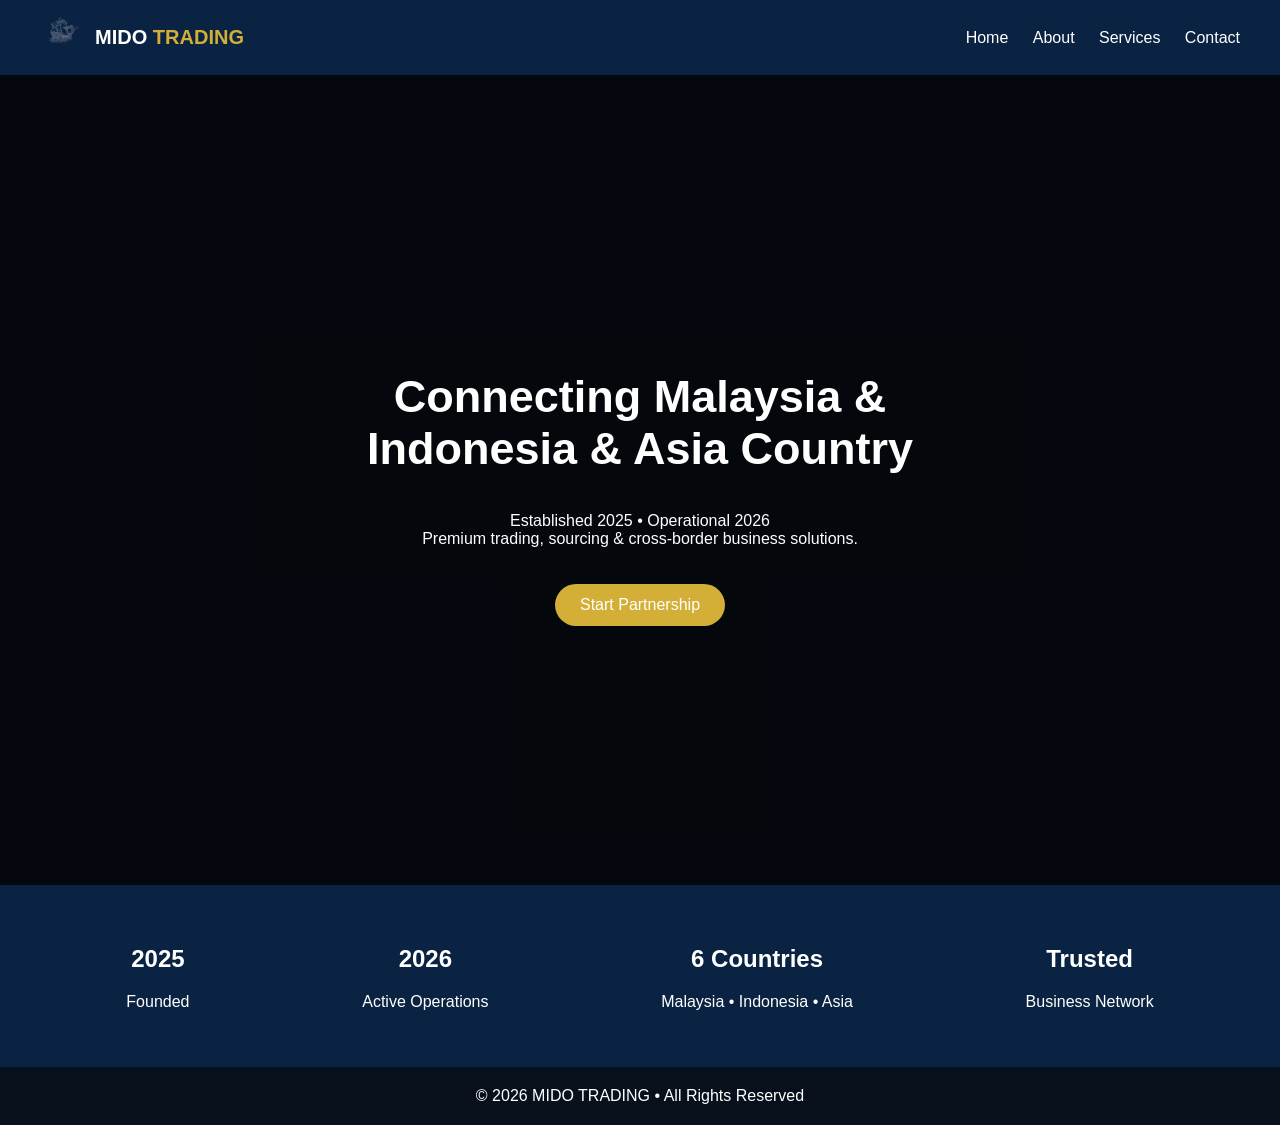
<file: midotradingweb/index.html>
<!DOCTYPE html>
<html>
<head>
<title>MIDO TRADING</title>
<link rel="stylesheet" href="style.css">
<script defer src="script.js"></script>
</head>

<body>

<header>
<div class="left">
<img src="midologo.png" class="logo">
<div class="brand">MIDO <span>TRADING</span></div>
</div>

<nav>
<a href="index.html">Home</a>
<a href="about.html">About</a>
<a href="services.html">Services</a>
<a href="contact.html">Contact</a>
</nav>
</header>

<section class="hero">

<div class="overlay"></div>

<div class="hero-content">
<h1>Connecting Malaysia & Indonesia & Asia Country</h1>

<p>
Established 2025 • Operational 2026<br>
Premium trading, sourcing & cross-border business solutions.
</p>

<a href="contact.html" class="btn">Start Partnership</a>
</div>

</section>

<section class="stats">

<div>
<h2>2025</h2>
<p>Founded</p>
</div>

<div>
<h2>2026</h2>
<p>Active Operations</p>
</div>

<div>
<h2>6 Countries</h2>
<p>Malaysia • Indonesia • Asia</p>
</div>

<div>
<h2>Trusted</h2>
<p>Business Network</p>
</div>

</section>

<footer>
© 2026 MIDO TRADING • All Rights Reserved
</footer>

</body>
</html>
</file>
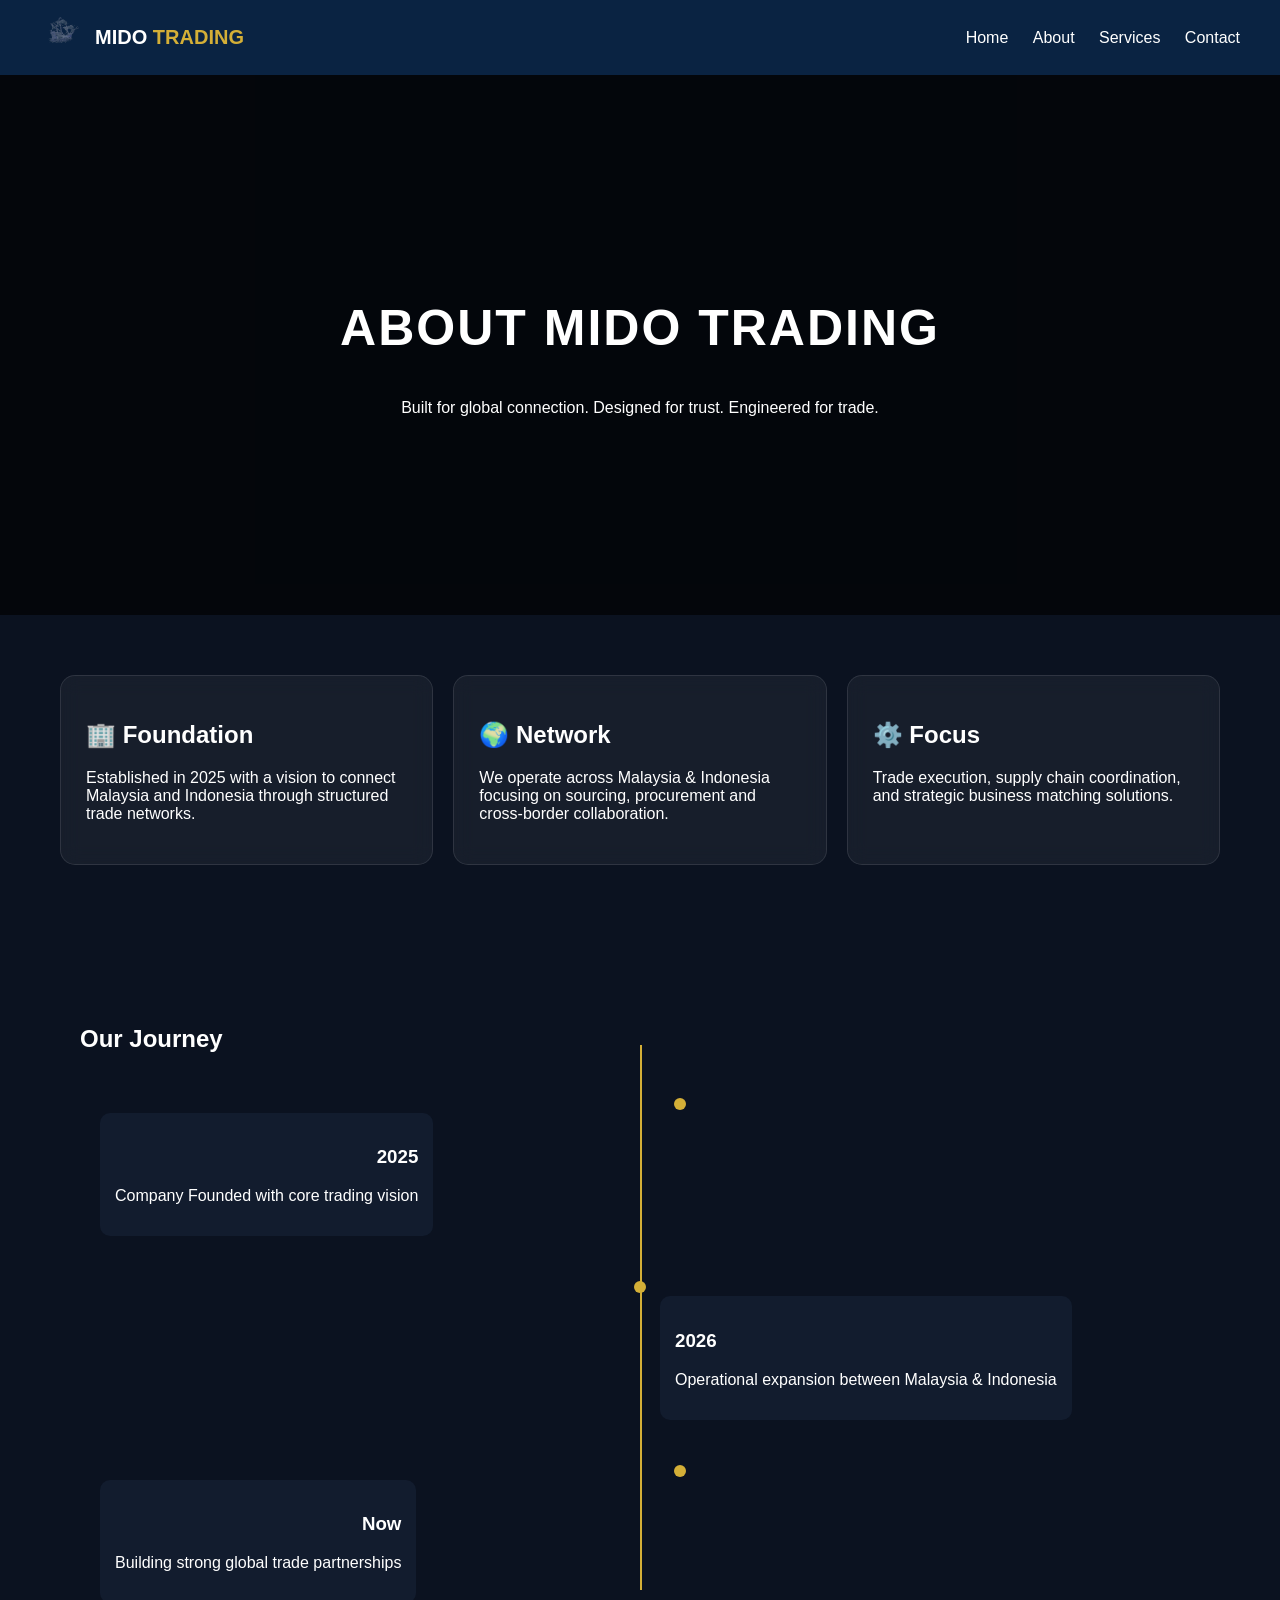
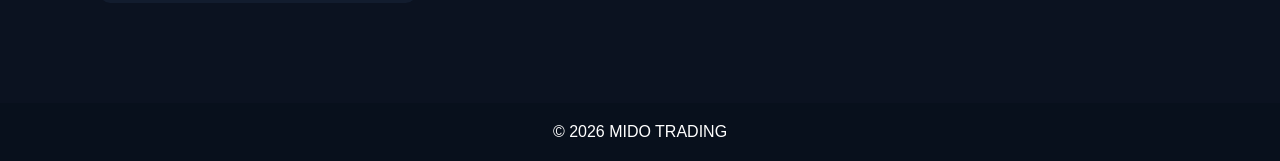
<file: midotradingweb/about.html>
<!DOCTYPE html>
<html>
<head>
<title>About - MIDO TRADING</title>
<link rel="stylesheet" href="style.css">
</head>

<body>

<header>
<div class="left">
<img src="midologo.png" class="logo">
<div class="brand">MIDO <span>TRADING</span></div>
</div>

<nav>
<a href="index.html">Home</a>
<a href="about.html">About</a>
<a href="services.html">Services</a>
<a href="contact.html">Contact</a>
</nav>
</header>

<!-- HERO BANNER -->
<section class="about-hero">

<div class="overlay"></div>

<div class="about-hero-content">
<h1>ABOUT MIDO TRADING</h1>
<p>Built for global connection. Designed for trust. Engineered for trade.</p>
</div>

</section>

<!-- GLASS CARDS -->
<section class="about-section">

<div class="glass-grid">

<div class="glass-card">
<h2>🏢 Foundation</h2>
<p>Established in 2025 with a vision to connect Malaysia and Indonesia through structured trade networks.</p>
</div>

<div class="glass-card">
<h2>🌍 Network</h2>
<p>We operate across Malaysia & Indonesia focusing on sourcing, procurement and cross-border collaboration.</p>
</div>

<div class="glass-card">
<h2>⚙️ Focus</h2>
<p>Trade execution, supply chain coordination, and strategic business matching solutions.</p>
</div>

</div>

</section>

<!-- TIMELINE -->
<section class="timeline">

<h2 class="title">Our Journey</h2>

<div class="line"></div>

<div class="step left">
<div class="dot"></div>
<div class="box">
<h3>2025</h3>
<p>Company Founded with core trading vision</p>
</div>
</div>

<div class="step right">
<div class="dot"></div>
<div class="box">
<h3>2026</h3>
<p>Operational expansion between Malaysia & Indonesia</p>
</div>
</div>

<div class="step left">
<div class="dot"></div>
<div class="box">
<h3>Now</h3>
<p>Building strong global trade partnerships</p>
</div>
</div>

</section>

<footer>
© 2026 MIDO TRADING
</footer>

</body>
</html>
</file>
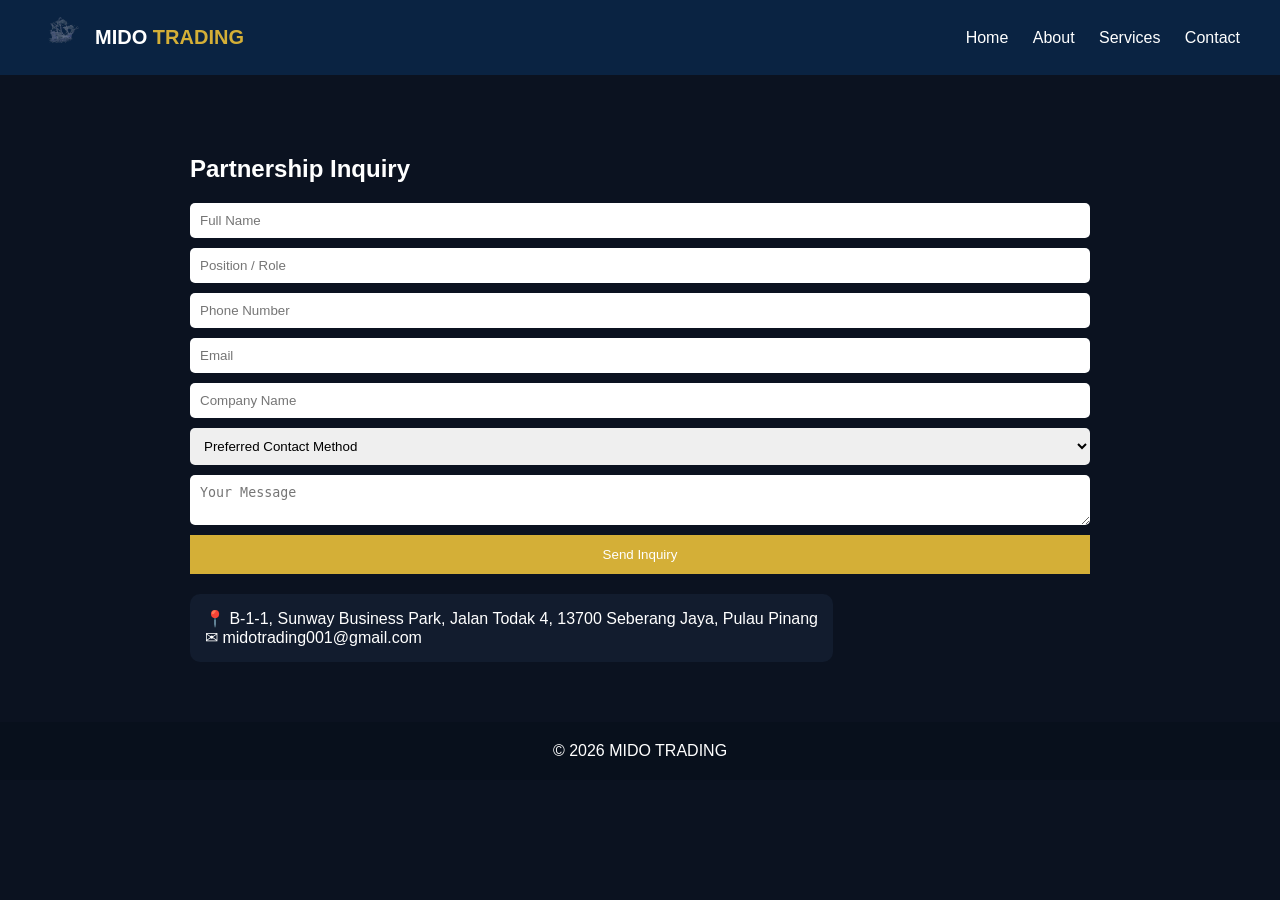
<file: midotradingweb/contact.html>
<!DOCTYPE html>
<html>
<head>
<title>Contact</title>
<link rel="stylesheet" href="style.css">
</head>

<body>

<header>
<div class="left">
<img src="midologo.png" class="logo">
<div class="brand">MIDO <span>TRADING</span></div>
</div>

<nav>
<a href="index.html">Home</a>
<a href="about.html">About</a>
<a href="services.html">Services</a>
<a href="contact.html">Contact</a>
</nav>
</header>

<section class="page">

<h1>Partnership Inquiry</h1>

<form>
<input placeholder="Full Name">
<input placeholder="Position / Role">
<input placeholder="Phone Number">
<input type="email" placeholder="Email">
<input placeholder="Company Name">

<select>
<option>Preferred Contact Method</option>
<option>Mobile</option>
<option>WhatsApp</option>
<option>Email</option>
</select>

<textarea placeholder="Your Message"></textarea>

<button type="submit">Send Inquiry</button>
</form>

<div class="box">
📍 B-1-1, Sunway Business Park, Jalan Todak 4, 13700 Seberang Jaya, Pulau Pinang<br>
✉ midotrading001@gmail.com
</div>

</section>

<footer>© 2026 MIDO TRADING</footer>

</body>
</html>
</file>
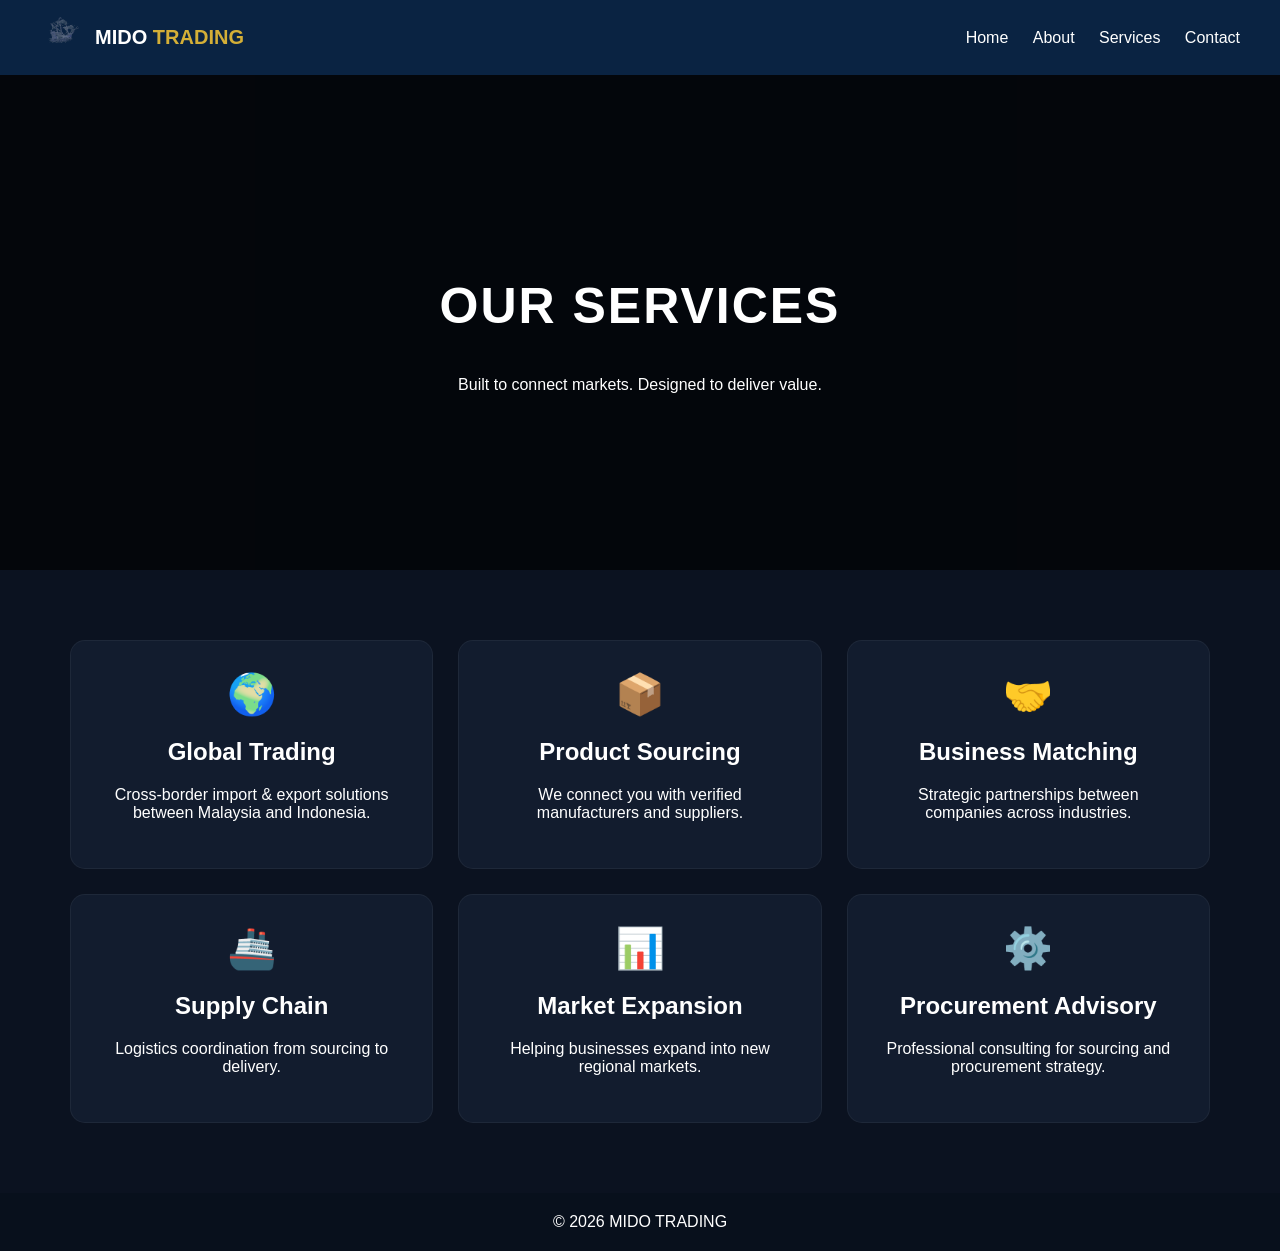
<file: midotradingweb/services.html>
<!DOCTYPE html>
<html>
<head>
<title>Services - MIDO TRADING</title>
<link rel="stylesheet" href="style.css">
</head>

<body>

<header>
<div class="left">
<img src="midologo.png" class="logo">
<div class="brand">MIDO <span>TRADING</span></div>
</div>

<nav>
<a href="index.html">Home</a>
<a href="about.html">About</a>
<a href="services.html">Services</a>
<a href="contact.html">Contact</a>
</nav>
</header>

<!-- HERO -->
<section class="service-hero">

<div class="overlay"></div>

<div class="hero-text">
<h1>OUR SERVICES</h1>
<p>Built to connect markets. Designed to deliver value.</p>
</div>

</section>

<!-- SERVICES GRID -->
<section class="service-section">

<div class="service-grid">

<div class="service-card">
<div class="icon">🌍</div>
<h2>Global Trading</h2>
<p>Cross-border import & export solutions between Malaysia and Indonesia.</p>
</div>

<div class="service-card">
<div class="icon">📦</div>
<h2>Product Sourcing</h2>
<p>We connect you with verified manufacturers and suppliers.</p>
</div>

<div class="service-card">
<div class="icon">🤝</div>
<h2>Business Matching</h2>
<p>Strategic partnerships between companies across industries.</p>
</div>

<div class="service-card">
<div class="icon">🚢</div>
<h2>Supply Chain</h2>
<p>Logistics coordination from sourcing to delivery.</p>
</div>

<div class="service-card">
<div class="icon">📊</div>
<h2>Market Expansion</h2>
<p>Helping businesses expand into new regional markets.</p>
</div>

<div class="service-card">
<div class="icon">⚙️</div>
<h2>Procurement Advisory</h2>
<p>Professional consulting for sourcing and procurement strategy.</p>
</div>

</div>

</section>

<footer>
© 2026 MIDO TRADING
</footer>

</body>
</html>
</file>
<file: midotradingweb/style.css>
body{
margin:0;
font-family:Arial;
background:#0b1220;
color:white;
}

header{
display:flex;
justify-content:space-between;
align-items:center;
padding:15px 40px;
background:#0a2342;
position:sticky;
top:0;
}

.left{
display:flex;
align-items:center;
gap:10px;
}

.logo{
height:45px;
}

.brand{
font-size:20px;
font-weight:bold;
}

.brand span{
color:#d4af37;
}

nav a{
color:white;
margin-left:20px;
text-decoration:none;
}

nav a:hover{
color:#d4af37;
}

.hero{
height:90vh;
background:url('https://images.unsplash.com/photo-1578575437130-527eed3abbec');
background-size:cover;
background-position:center;
display:flex;
justify-content:center;
align-items:center;
position:relative;
text-align:center;
}

.overlay{
position:absolute;
width:100%;
height:100%;
background:rgba(0,0,0,0.6);
}

.hero-content{
position:relative;
max-width:700px;
}

.hero h1{
font-size:45px;
}

.btn{
background:#d4af37;
padding:12px 25px;
display:inline-block;
margin-top:20px;
color:white;
text-decoration:none;
border-radius:30px;
}

.stats{
display:flex;
justify-content:space-around;
padding:40px;
background:#0a2342;
text-align:center;
}

.page{
padding:60px;
max-width:900px;
margin:auto;
}

.grid{
display:grid;
grid-template-columns:repeat(3,1fr);
gap:20px;
}

.card{
background:#121c2e;
padding:20px;
border-radius:10px;
text-align:center;
}

form{
display:flex;
flex-direction:column;
gap:10px;
}

input,select,textarea{
padding:10px;
border:none;
border-radius:5px;
}

button{
background:#d4af37;
padding:12px;
border:none;
color:white;
cursor:pointer;
}

.box{
margin-top:20px;
background:#121c2e;
padding:15px;
border-radius:10px;
}

footer{
text-align:center;
padding:20px;
background:#08101c;
}

.about-hero{
height:60vh;
background:url('https://wallpaperbat.com/img/977838-optimize-your-shipping-with-smart-loads-geodis-united-states.jpg');
background-size:cover;
background-position:center;
position:relative;
display:flex;
justify-content:center;
align-items:center;
text-align:center;
}

.about-hero .overlay{
position:absolute;
width:100%;
height:100%;
background:rgba(0,0,0,0.65);
}

.about-hero-content{
position:relative;
color:white;
}

.about-hero-content h1{
font-size:50px;
letter-spacing:2px;
}

.about-section{
padding:60px;
}

.glass-grid{
display:grid;
grid-template-columns:repeat(3,1fr);
gap:20px;
}

.glass-card{
background:rgba(255,255,255,0.05);
backdrop-filter:blur(10px);
border:1px solid rgba(255,255,255,0.1);
padding:25px;
border-radius:15px;
color:white;
transition:0.3s;
}

.glass-card:hover{
transform:translateY(-10px);
border:1px solid #d4af37;
}

.timeline{
padding:80px;
position:relative;
}

.line{
position:absolute;
left:50%;
top:120px;
width:2px;
height:70%;
background:#d4af37;
}

.step{
width:50%;
padding:20px;
position:relative;
}

.step.left{
left:0;
text-align:right;
}

.step.right{
left:50%;
}

.dot{
width:12px;
height:12px;
background:#d4af37;
border-radius:50%;
position:absolute;
top:25px;
right:-6px;
}

.step.right .dot{
left:-6px;
}

.box{
background:#121c2e;
padding:15px;
border-radius:10px;
display:inline-block;
}

.service-hero{
height:55vh;
background:url('https://www.thomsonreuters.com/en-us/posts/wp-content/uploads/sites/20/2023/03/427_AdobeStock_548879234-scaled.jpeg');
background-size:cover;
background-position:center;
position:relative;
display:flex;
justify-content:center;
align-items:center;
text-align:center;
}

.service-hero .overlay{
position:absolute;
width:100%;
height:100%;
background:rgba(0,0,0,0.65);
}

.hero-text{
position:relative;
color:white;
}

.hero-text h1{
font-size:50px;
letter-spacing:2px;
}

.service-section{
padding:70px;
background:#0b1220;
}

.service-grid{
display:grid;
grid-template-columns:repeat(3,1fr);
gap:25px;
}

.service-card{
background:#121c2e;
padding:30px;
border-radius:15px;
text-align:center;
color:white;
transition:0.3s;
border:1px solid rgba(255,255,255,0.05);
}

.service-card:hover{
transform:translateY(-10px);
border:1px solid #d4af37;
}

.icon{
font-size:40px;
margin-bottom:10px;
}
</file>
